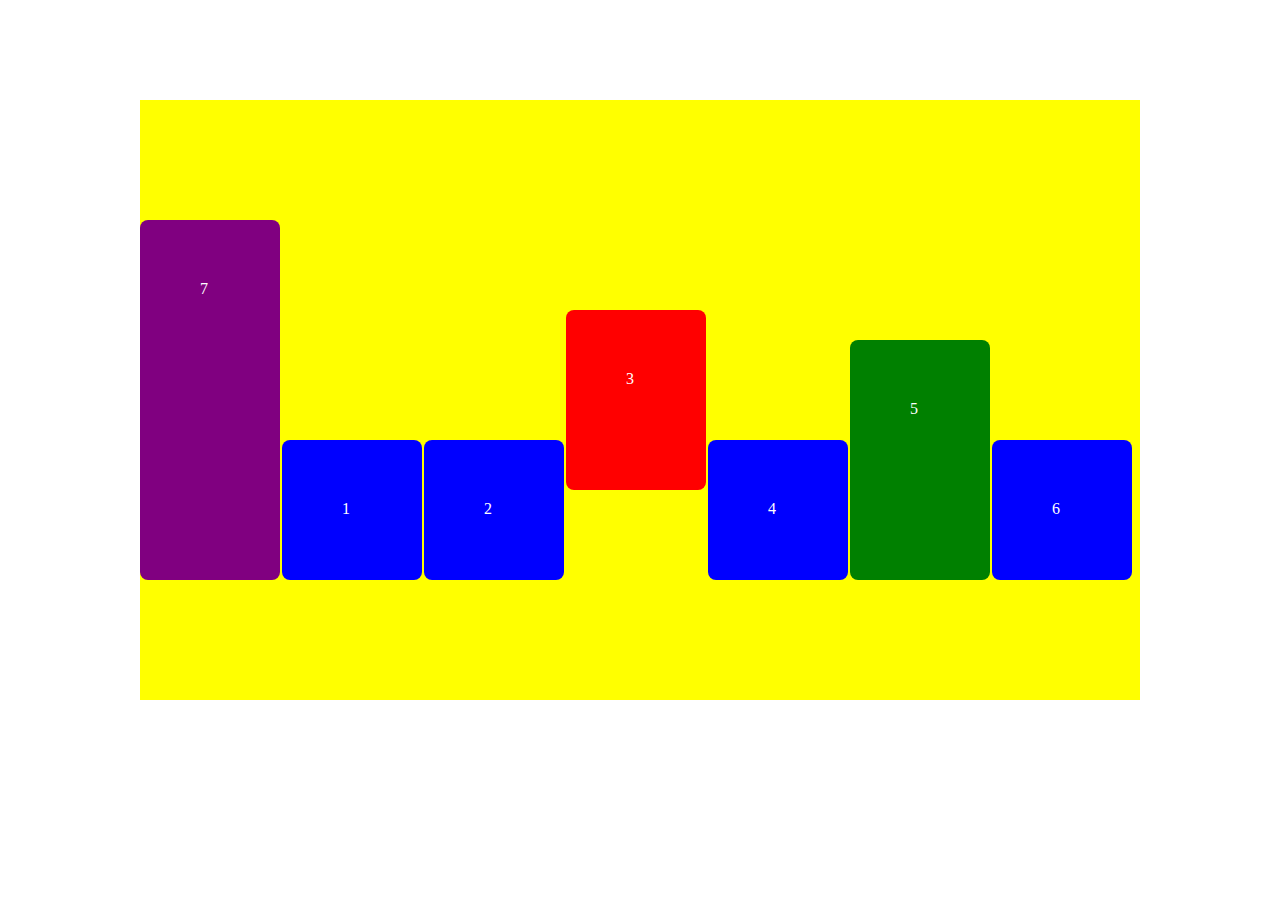
<file: index.html>
<!DOCTYPE html>
<html lang="en">
  <head>
    <meta charset="UTF-8" />
    <meta http-equiv="X-UA-Compatible" content="IE=edge" />
    <meta name="viewport" content="width=device-width, initial-scale=1.0" />
    <title>Document</title>
    <link rel="stylesheet" href="style.css" />
  </head>
  <body>
      <div class="pai">
          <div>1</div>
          <div>2</div>
          <div>3</div>
          <div>4</div>
          <div>5</div>
          <div>6</div>
          <div>7</div>
         
      </div>
  </body>
</html>
</file>
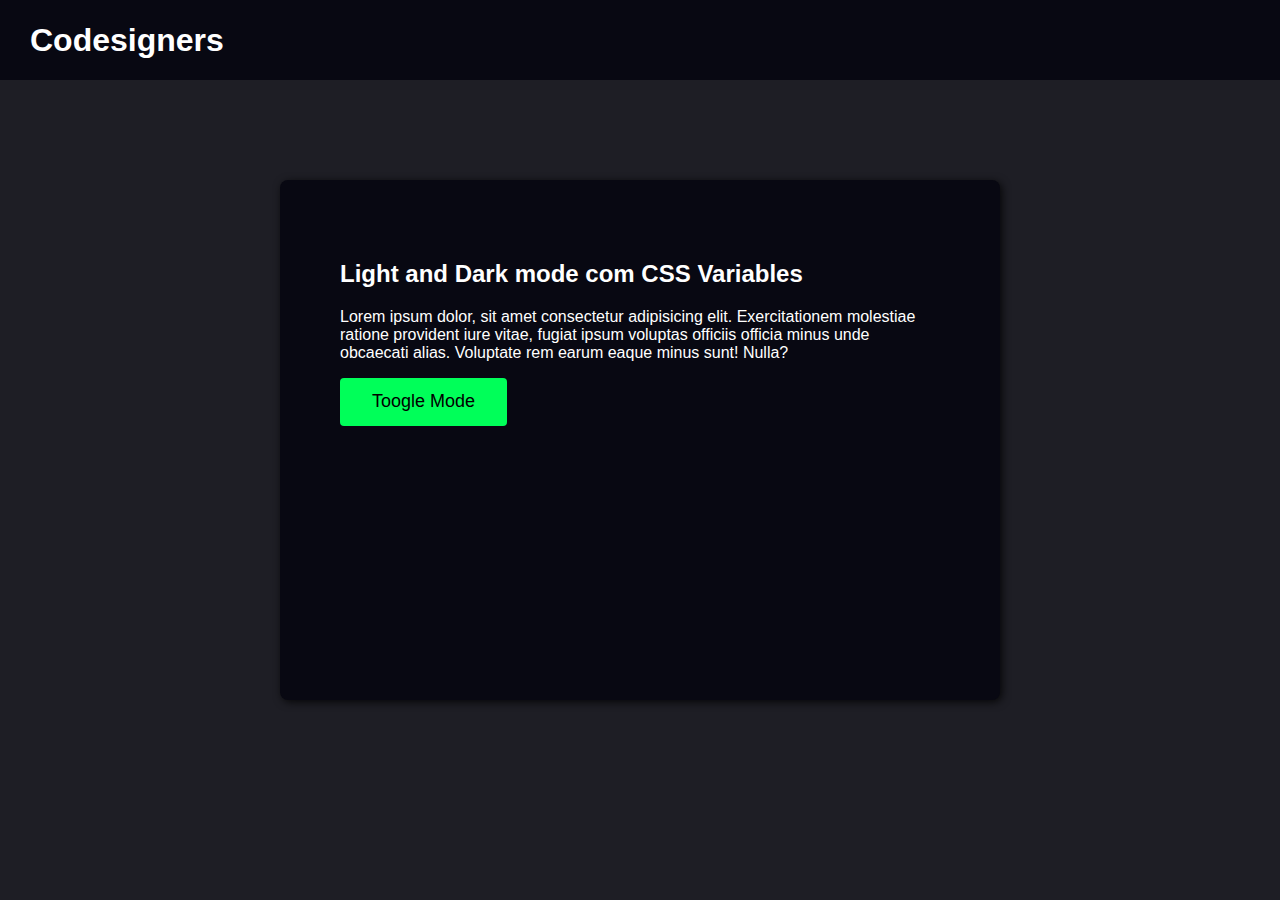
<file: css_variables/index.html>
<!DOCTYPE html>
<html lang="en" class="dark">
<head>
    <meta charset="UTF-8">
    <meta http-equiv="X-UA-Compatible" content="IE=edge">
    <meta name="viewport" content="width=device-width, initial-scale=1.0">
    <link rel="stylesheet" href="style.css">
    <title>CSS Variable</title>
</head>
<body>
    <nav>
        <h1>Codesigners</h1>
    </nav>
        <main>
            <div>
                <h2>Light and Dark mode com CSS Variables</h2>
                <p>Lorem ipsum dolor, sit amet consectetur adipisicing elit. Exercitationem molestiae ratione provident iure vitae, fugiat ipsum voluptas officiis officia minus unde obcaecati alias. Voluptate rem earum eaque minus sunt! Nulla?</p>
                <button>Toogle Mode</button>
            </div>
        </main>
        <script>
            const root = document.querySelector(':root');
            const btn = document.querySelector('button');

            btn.addEventListener('click', () => {
                root.classList.toggle('light');
                root.classList.toggle('dark');

            })
        </script>
</body>
</html>
</file>
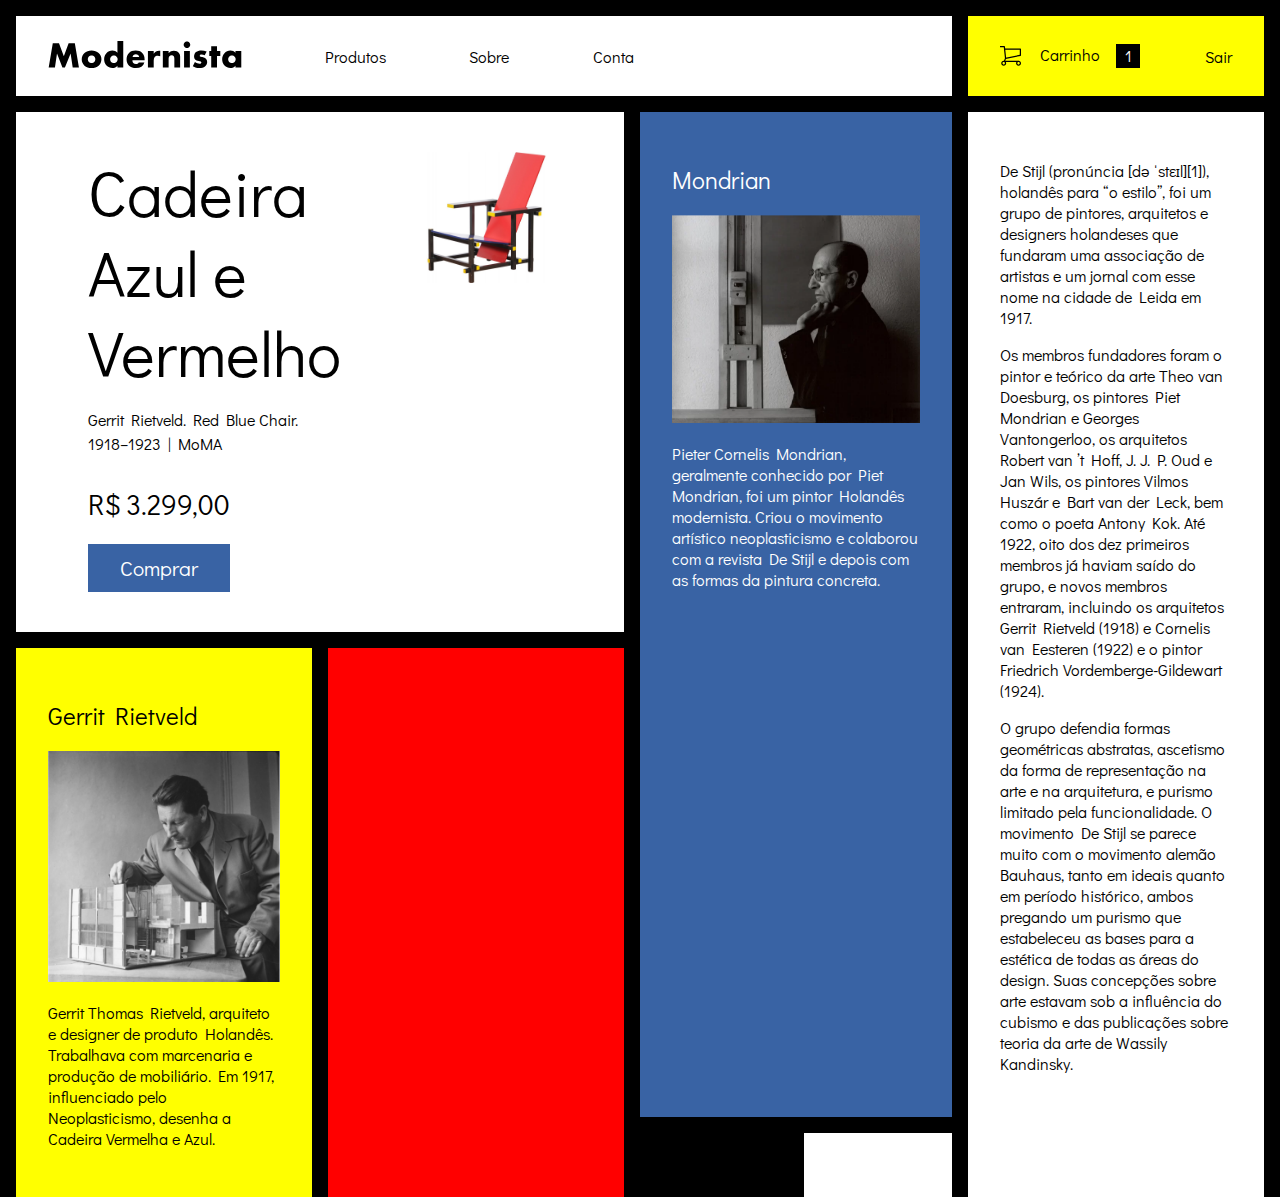
<file: grid/index.html>
<!DOCTYPE html>
<html lang="pt-br">

<head>
  <meta charset="UTF-8">
  <meta name="viewport" content="width=device-width, initial-scale=1.0">
  <title>Exercicio CSS Grid</title>
  <link href="https://fonts.googleapis.com/css2?family=Didact+Gothic&display=swap" rel="stylesheet"> 
  <link rel="stylesheet" href="style.css" />
</head>

<body>

  <div class="page-wrapper">
    <header class="header-1">
      <div class="logo">
        <img src="images/logo.svg" alt="logo" />
      </div>
      <nav>
        <a href="#">Produtos</a>
        <a href="#">Sobre</a>
        <a href="#">Conta</a>
      </nav>
    </header>
    <header class="header-2 pad-32">
      <div class="carrinho">
        <img src="images/ico-cart.svg"/>
        <p>Carrinho<span>1</span></p>
      </div>
      <a>Sair</a>
    </header>
    <section class="banner pad-32">
      <div class="banner-text">
        <h1>Cadeira Azul e Vermelho</h1>
        <h4>Gerrit Rietveld. Red Blue Chair. 1918–1923 | MoMA</h4>
        <h2>R$ 3.299,00</h2>
        <a role="button">Comprar</a>
      </div>
      <div class="banner-image">
        <img src="images/cadeira-azul-e-vermelho.jpg" alt="cadeira-azul-e-vermelho">
      </div>
    </section>
    <section class="mondrian pad-32">
      <h2>Mondrian</h2>
      <img src="images/Piet-Mondrian.png" alt="Piet Mondrian"/>
      <div class="text-block">
        <p>Pieter Cornelis Mondrian, geralmente conhecido por Piet Mondrian, foi um pintor Holandês modernista. Criou o movimento artístico neoplasticismo e colaborou com a revista De Stijl e depois com as formas da pintura concreta.</p>
      </div>
    </section>
    <section class="texto pad-32">
    <p>De Stijl (pronúncia [də ˈstɛɪl][1]), holandês para “o estilo”, foi um grupo de pintores, arquitetos e designers holandeses que fundaram uma associação de artistas e um jornal com esse nome na cidade de Leida em 1917.</p>

<p>Os membros fundadores foram o pintor e teórico da arte Theo van Doesburg, os pintores Piet Mondrian e Georges Vantongerloo, os arquitetos Robert van ’t Hoff, J. J. P. Oud e Jan Wils, os pintores Vilmos Huszár e Bart van der Leck, bem como o poeta Antony Kok. Até 1922, oito dos dez primeiros membros já haviam saído do grupo, e novos membros entraram, incluindo os arquitetos Gerrit Rietveld (1918) e Cornelis van Eesteren (1922) e o pintor Friedrich Vordemberge-Gildewart (1924).</p>

<p>O grupo defendia formas geométricas abstratas, ascetismo da forma de representação na arte e na arquitetura, e purismo limitado pela funcionalidade. O movimento De Stijl se parece muito com o movimento alemão Bauhaus, tanto em ideais quanto em período histórico, ambos pregando um purismo que estabeleceu as bases para a estética de todas as áreas do design. Suas concepções sobre arte estavam sob a influência do cubismo e das publicações sobre teoria da arte de Wassily Kandinsky.</p>
    </section>
    <section class="rietveld pad-32">
      <h2>Gerrit Rietveld</h2>
      <img src="images/Gerrit-Rietveld.jpg" alt="Gerrit Rietveld"/>
      <div class="text-block">
        <p>Gerrit Thomas Rietveld, arquiteto e designer de produto Holandês. Trabalhava com marcenaria e produção de mobiliário. Em 1917, influenciado pelo Neoplasticismo, desenha a Cadeira Vermelha e Azul.</p>
      </div>
    </section>
    <section class="vermelho pad-32"></section>
    <section class="branco pad-32"></section>
    <section class="preto pad-32"></section>
  </div>

</body>

</html>
</file>
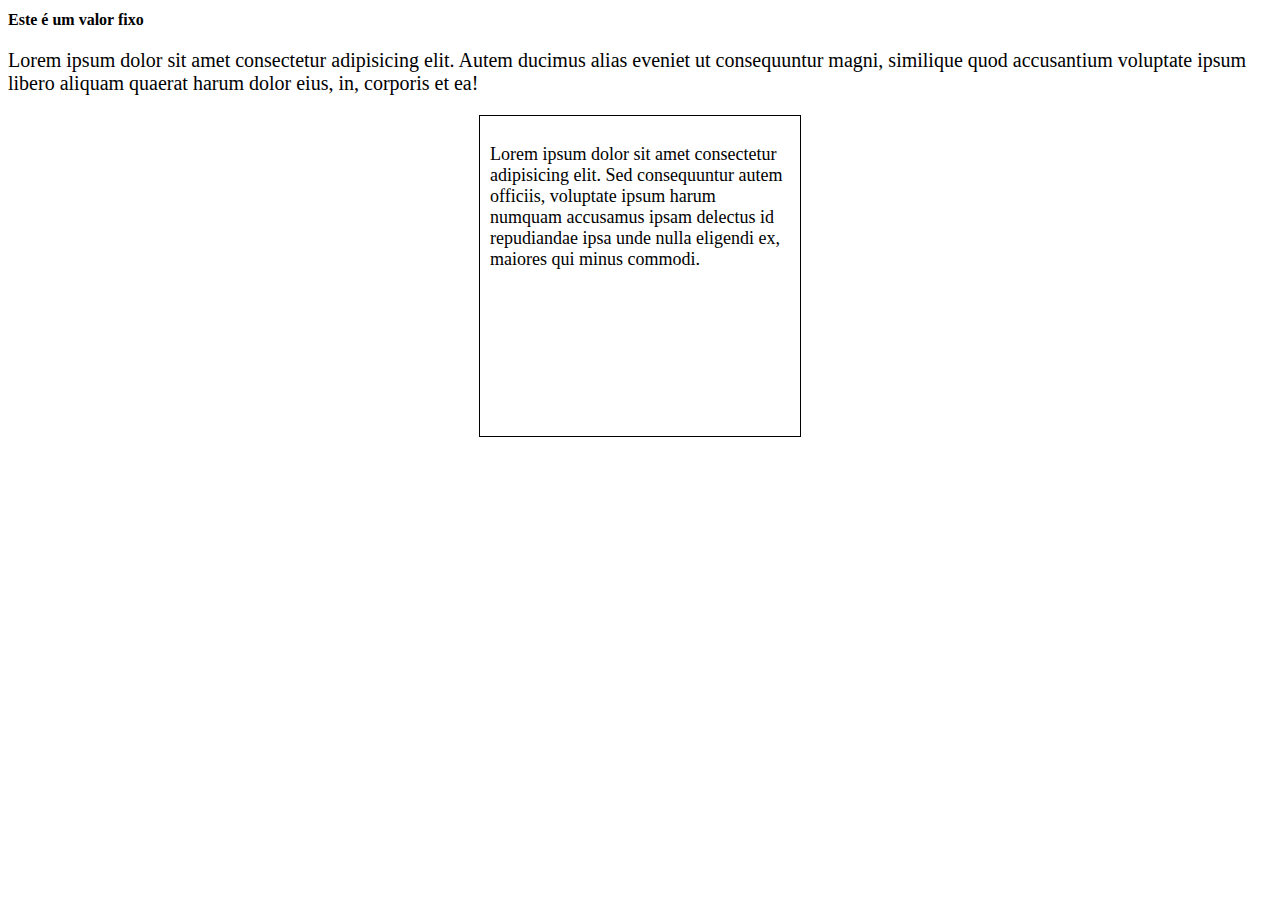
<file: unidades_de_medida/index.html>
<!DOCTYPE html>
<html lang="en">
<head>
    <meta charset="UTF-8">
    <meta http-equiv="X-UA-Compatible" content="IE=edge">
    <meta name="viewport" content="width=device-width, initial-scale=1.0">
    <link rel="stylesheet" href="style.css">
    <title>Document</title>
</head>
<body>
    <main>
        <h1>Este é um valor fixo</h1>
        <p>Lorem ipsum dolor sit amet consectetur adipisicing elit. Autem ducimus alias eveniet ut consequuntur magni, similique quod accusantium voluptate ipsum libero aliquam quaerat harum dolor eius, in, corporis et ea!</p>
        <div>
            <p>Lorem ipsum dolor sit amet consectetur adipisicing elit. Sed consequuntur autem officiis, voluptate ipsum harum numquam accusamus ipsam delectus id repudiandae ipsa unde nulla eligendi ex, maiores qui minus commodi.</p>
        </div>
    </main>
</body>
</html>
</file>
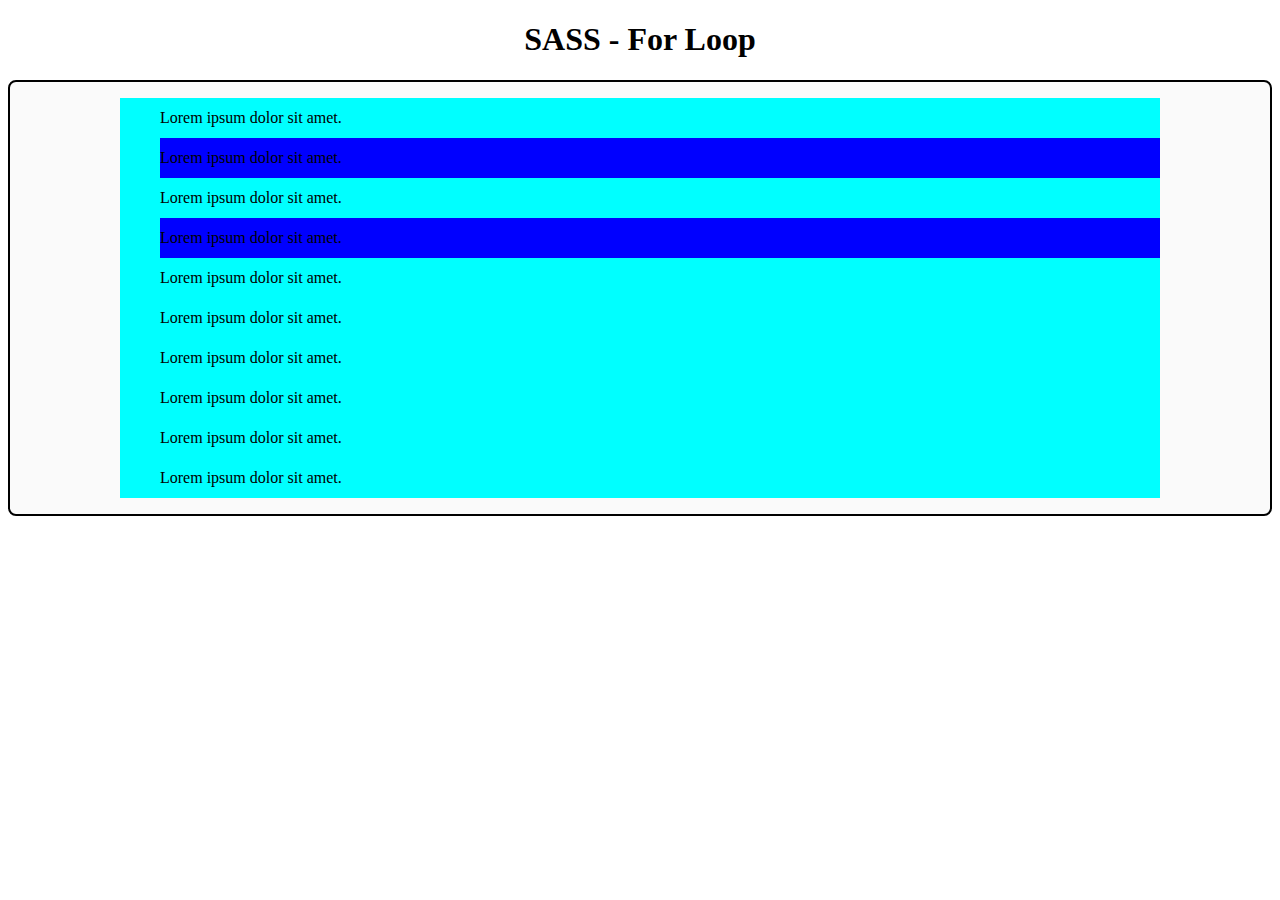
<file: sass/for_loop/index.html>
<!DOCTYPE html>
<html lang="en">
<head>
    <meta charset="UTF-8">
    <meta http-equiv="X-UA-Compatible" content="IE=edge">
    <meta name="viewport" content="width=device-width, initial-scale=1.0">
    <link rel="stylesheet" href="styles.css">
    <title>Document</title>
</head>
<body>
    <h1>SASS - For Loop</h1>
    <div>
        <ul>
            <li>Lorem ipsum dolor sit amet.</li>
            <li>Lorem ipsum dolor sit amet.</li>
            <li>Lorem ipsum dolor sit amet.</li>
            <li>Lorem ipsum dolor sit amet.</li>
            <li>Lorem ipsum dolor sit amet.</li>
            <li>Lorem ipsum dolor sit amet.</li>
            <li>Lorem ipsum dolor sit amet.</li>
            <li>Lorem ipsum dolor sit amet.</li>
            <li>Lorem ipsum dolor sit amet.</li>
            <li>Lorem ipsum dolor sit amet.</li>
        </ul>
    </div>
</body>
</html>
</file>
<file: style.css>
.pai {
    display: flex;
    justify-content: flex-start;
    align-items: flex-end;
    align-content: center;
    flex-wrap: wrap;
    background-color: yellow;
    width: 1000px;
    margin: 100px auto;
    height: 600px;
}



.pai div {
    padding: 60px;
    background-color: blue;
    color: white;
    border-radius: 8px;
    width: 20px;
    height: 20px;
    margin-right: 2px;
    order: 2;
}

.pai div:nth-child(3) {
    background-color: red;
    height: 60px;
    align-self: center;
}

.pai div:nth-child(5) {
    background-color: green;
    height: 120px;
}

.pai div:nth-child(7) {
    background-color: purple;
    height: 240px;
    order: 1;
}
</file>
<file: css_variables/style.css>
:root.light {
    --base-color: #9e9da8;
    --base-color-2: #fff;
    --primary-color: #0015ff;
    --highlight-color: #00ff59;
    --contrast-color: #000;
    --title-text: Times, Georgia, serif;
    --body-text: Arial, Helvetica, sans-serif;
    --shadow: 2px 2px 8px rgba(0, 0, 0, .3);
}

:root.dark {
    --base-color: #1e1e25;
    --base-color-2: #080812;
    --primary-color: #4655fb;
    --highlight-color: #00ff59;
    --contrast-color: #fff;
    --title-text: Times, Georgia, serif;
    --body-text: Arial, Helvetica, sans-serif;
    --shadow: 2px 2px 8px rgba(0, 0, 0, .8);
}



body {
    background-color: var(--base-color);
    margin: 0;
    padding: 0;
    font-family: var(--body-text);
}


nav {
    width: 100vw;
    height: 80px;
    display: flex;
    justify-content: flex-start;
    align-items: center;
    background-color: var(--base-color-2);

}

h1 {
    padding-left: 30px;
    color: var(--contrast-color)
}

h2, p {
    color: var(--contrast-color)
}

nav h1 {
    margin: 0;
}

main {
    width: 600px;
    height: 400px;
    margin: 100px auto;
    border-radius: 8px;
    display: flex;
    justify-content: center;
    align-items: start;
    background-color: var(--base-color-2);
    box-shadow: var(--shadow);
    padding: 60px;
}

button {
    padding: 12px 32px;
    font-size: 18px;
    height: 48px;
    border-radius: 4px;
    border: none;
    background-color: var(--highlight-color);
}

button:hover {
    background-color: var(--primary-color);
    color: var(--base-color-2)
}
</file>
<file: grid/style.css>
*{
  box-sizing: border-box;
  font-family: 'Didact Gothic', sans-serif;
  font-weight: normal;
}

body{
  margin: 0;
  padding: 16px;
  background: #000;
}

.page-wrapper{
  display: grid;
  gap: 16px;
  width: 100%;
  height: 100vh;
  grid-template-columns: 2.5fr 2.5fr 1.25fr 1.25fr 2.5fr;
  grid-template-rows: 80px auto;
  grid-template-areas: 
  "header1    header1   header1   header1   header2"
  "banner     banner    mondrian  mondrian  texto"
  "rietveld   vermelho  mondrian  mondrian  texto"
  "rietveld   vermelho  preto     branco    texto"
  ;
 
}

.pad-32{
  padding: 32px;
}

.header-1 {
  background: white;
  grid-area: header1;
  display: flex;
  justify-content: flex-start;
  align-items: center;

}

.header-1 nav {
  width: 33%;
  display: flex;
  justify-content: space-between;
}

.header-1 nav a {
  text-decoration: none;
  color: black
}

.logo {
  width: 33%;
  height: 33px;
}

.logo img {
  margin-left: 32px
}

.header-2 {
  background: yellow;
  grid-area: header2;
  display: flex;
  justify-content: space-between;
  align-items: center;
}

.banner {
  background: white;
  grid-area: banner;
  grid-row: 2/3;
  display: flex;
  justify-content: space-between;
}

.banner-text, .banner-image {
  width: 50%;
  display: table;
  padding: 8px 40px;
}

.banner-text h1 {
  font-size: 64px;
  line-height: 80px;
  margin: 0 0 16px 0;
  padding: 0;  
}

.banner-text h2 {
  font-size: 28px;
  line-height: 32px;
  margin: 32px 0 8px 0;
  padding: 0;  
}


.banner-text h4 {
  font-size: 16px;
  line-height: 24px;
  margin: 0;
  padding: 0;
}

.banner-text a {
  font-size: 21px;
  color: white;
  background: #3963A4;
  padding: 10px 32px;
  display: table;
  text-align: center;
  margin-top: 24px;
}

.banner-image img {
  width: 100%;
  max-width: 318px;
  height: auto;
}

.mondrian {
  background: #3963A4;
  grid-area: mondrian;

}

.mondrian h2, .mondrian p {
  color: white;
}

.texto {
  background: white;
  grid-area: texto;
}

.rietveld{
  background: yellow;
  grid-area: rietveld;
}

.rietveld img, .mondrian img {
  width: 100%;
  max-width: 270px;
  height: auto;
}

.vermelho {
  background: red;
  grid-area: vermelho;
}

.branco {
  background: white;
  grid-area: branco;
}

.preto {
  background: black;
  grid-area: preto;
}

.carrinho {
  display: flex;
  justify-content: space-between;
  align-items: center;
  width: 140px;
}

.carrinho p {
  width: 100px;
  display: inherit;
}

.carrinho p span {
  margin-left: 16px;
  width: 24px;
  height: 24px;
  display: block;
  color: white;
  text-align: center;
  line-height: 24px;
  background-color: black;
}
</file>
<file: unidades_de_medida/style.css>
html {
    font-size: 10px;
}

div {
    border: 1px solid black;
    height: 300px;
    width: 300px;
    margin: 0 auto;
    padding: 10px;
    font-size: 54px;
}

h1 {
    font-size: 1.6rem;
}

p {
    font-size: 2rem;
}

div p {
    font-size: 1.8rem;
}
</file>
<file: sass/for_loop/styles.css>
h1 {
  text-align: center;
}

div {
  display: -webkit-box;
  display: -ms-flexbox;
  display: flex;
  margin: 0 auto;
  -webkit-box-pack: center;
      -ms-flex-pack: center;
          justify-content: center;
  -webkit-box-align: center;
      -ms-flex-align: center;
          align-items: center;
  background-color: #fafafa;
  border: 2px solid black;
  border-radius: 8px;
}

ul {
  list-style: none;
}

@media screen and (min-width: 360px) and (max-width: 767px) {
  ul {
    background-color: green;
    width: 300px;
  }
}

@media screen and (min-width: 768px) and (max-width: 1199px) {
  ul {
    background-color: pink;
    width: 700px;
  }
}

@media screen and (min-width: 1200px) {
  ul {
    background-color: cyan;
    width: 1000px;
  }
}

li:nth-child(2) {
  height: 40px;
  line-height: 40px;
  background-color: blue;
}

li:nth-child(4) {
  height: 40px;
  line-height: 40px;
  background-color: blue;
}

li {
  height: 40px;
  line-height: 40px;
}
/*# sourceMappingURL=styles.css.map */
</file>
